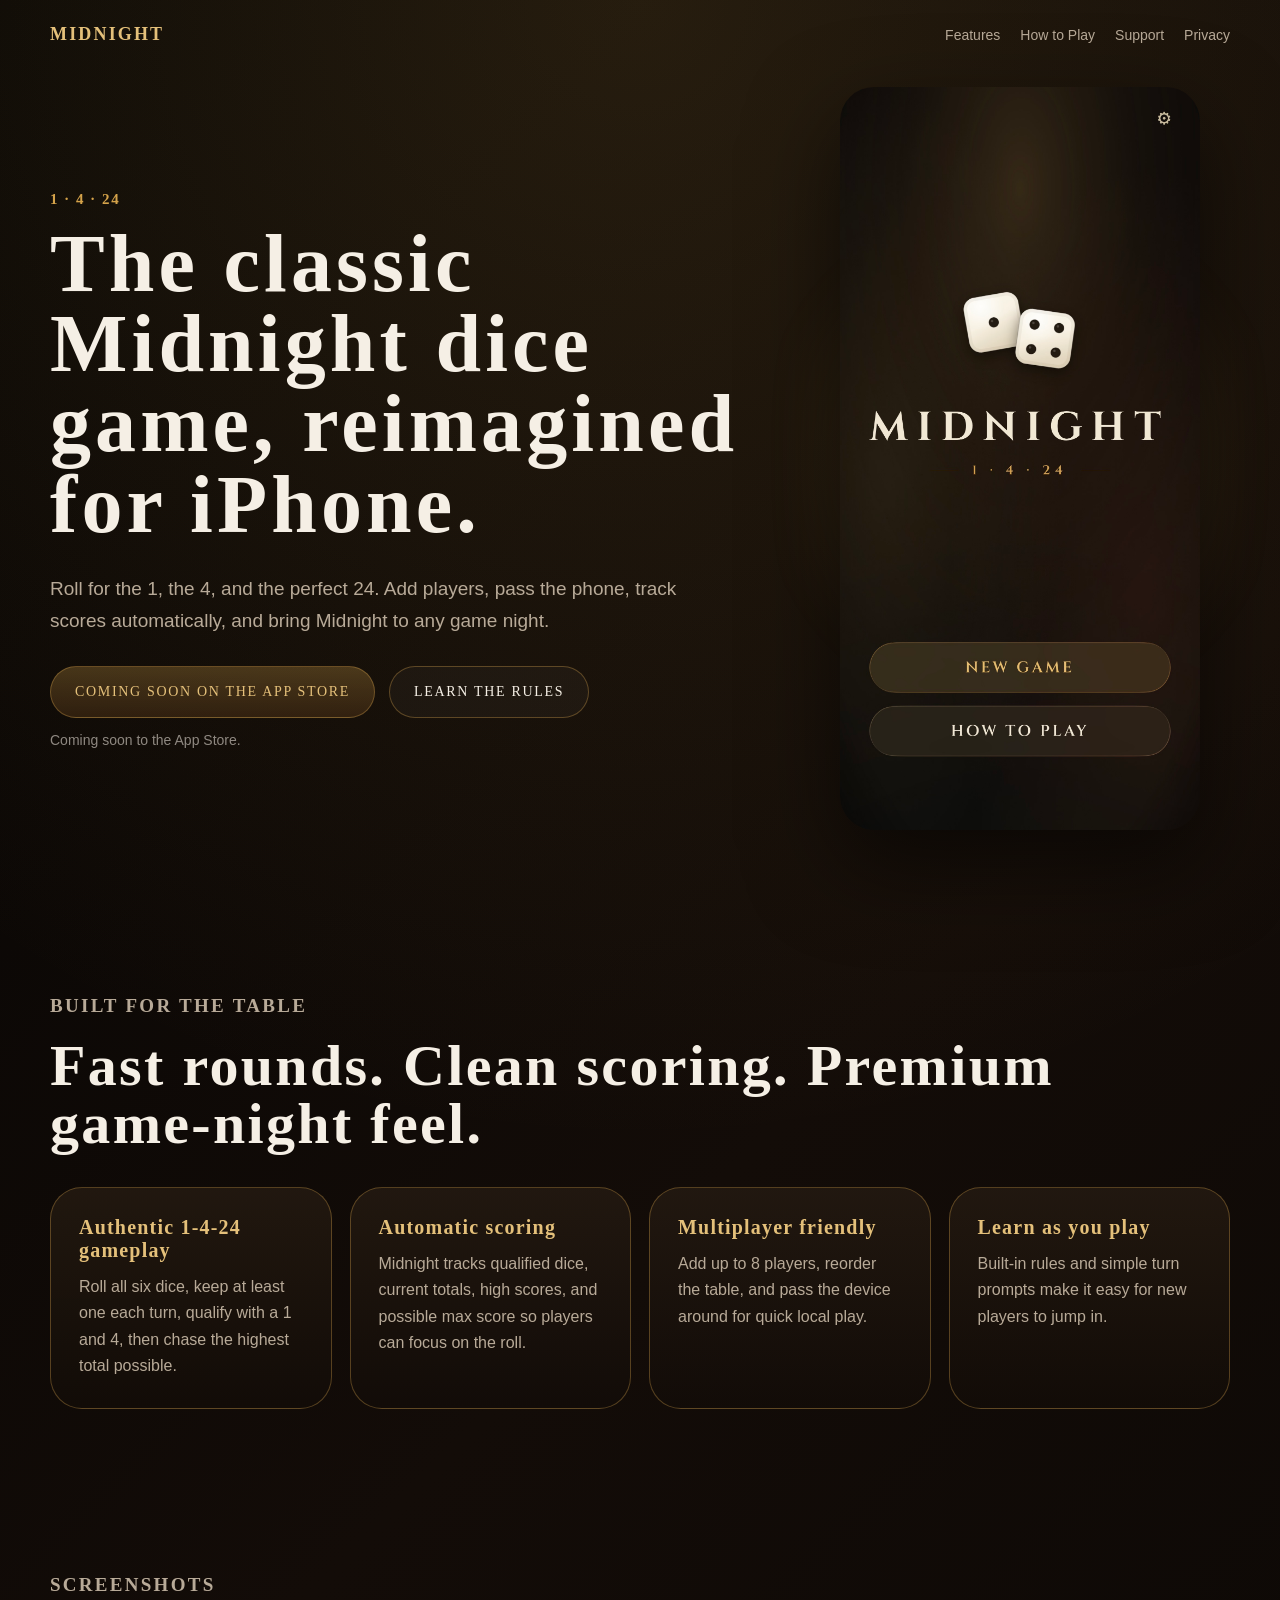
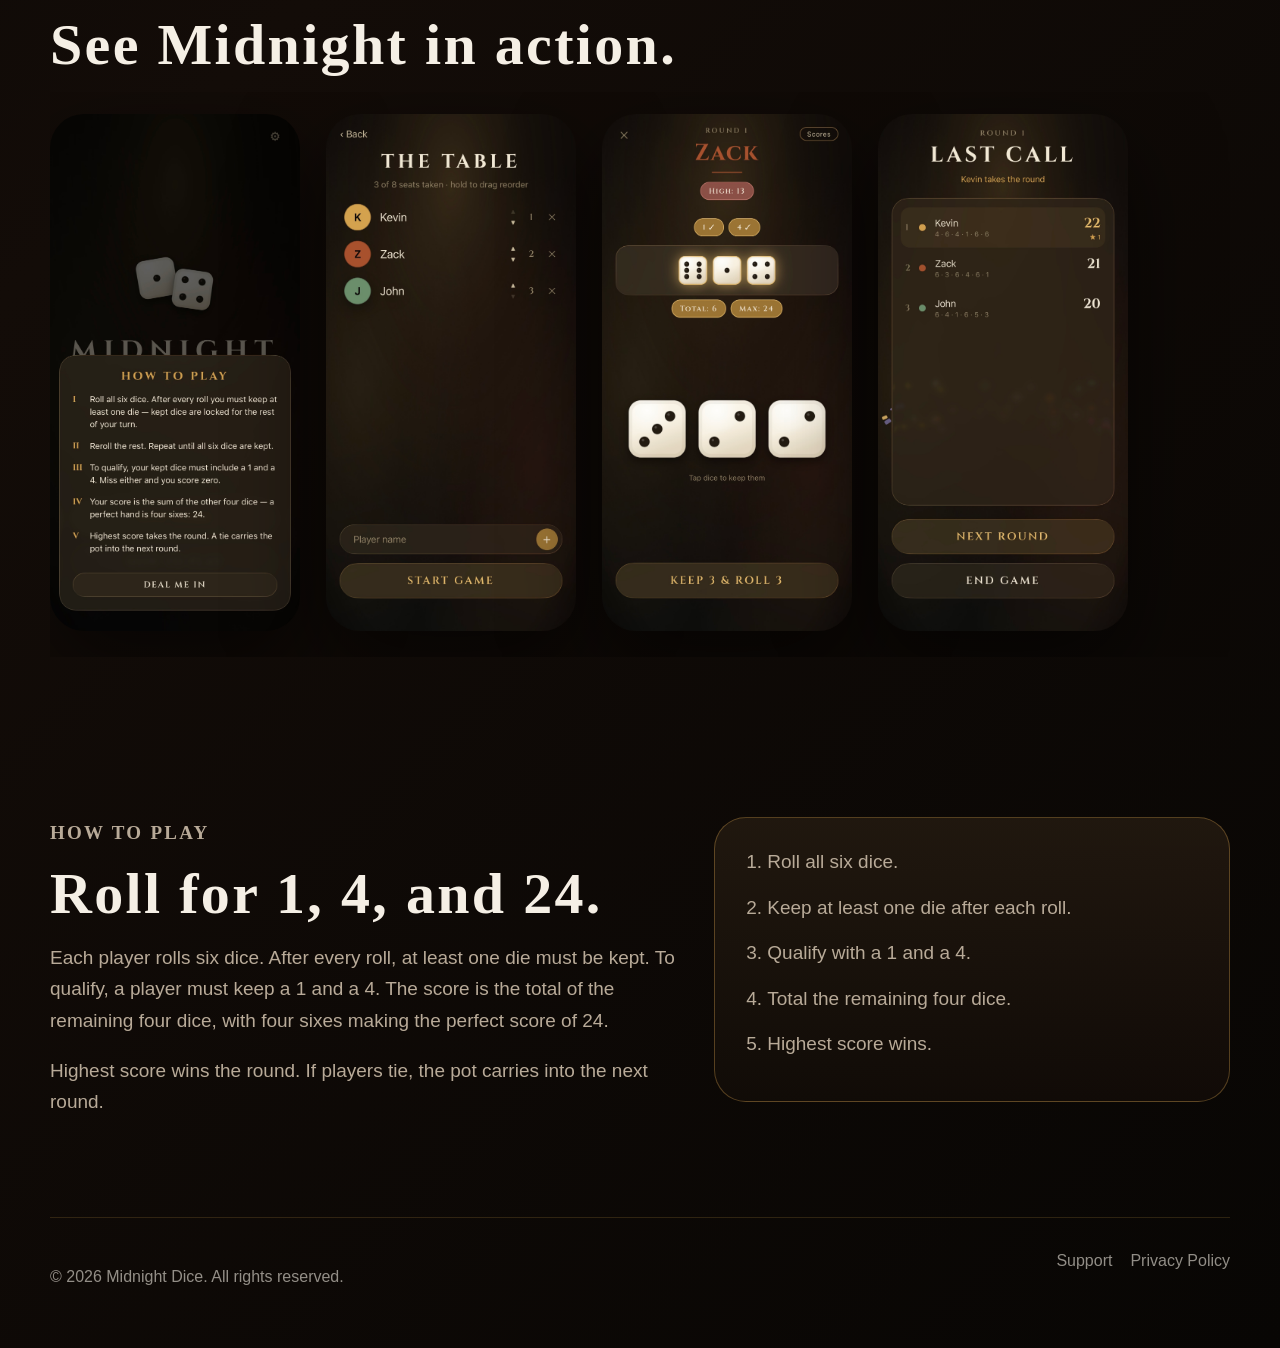
<file: index.html>
<!doctype html>
<html lang="en">
<head>
  <meta charset="utf-8" />
  <meta name="viewport" content="width=device-width, initial-scale=1" />
  <title>Midnight Dice | 1-4-24</title>
  <meta name="description" content="Play Midnight Dice, the classic 1-4-24 dice game reimagined for iPhone with automatic scoring, player tracking, and premium table-inspired design." />
  <link rel="stylesheet" href="styles.css" />
</head>
<body>
  <header class="nav">
    <a class="brand" href="index.html">MIDNIGHT</a>
    <nav>
      <a href="#features">Features</a>
      <a href="#how-to-play">How to Play</a>
      <a href="support.html">Support</a>
      <a href="privacy.html">Privacy</a>
    </nav>
  </header>

  <main>
    <section class="hero">
      <div class="hero-copy">
        <p class="eyebrow">1 · 4 · 24</p>
        <h1>The classic Midnight dice game, reimagined for iPhone.</h1>
        <p class="lede">Roll for the 1, the 4, and the perfect 24. Add players, pass the phone, track scores automatically, and bring Midnight to any game night.</p>
        <div class="actions">
          <a class="button primary" href="#">Coming Soon on the App Store</a>
          <a class="button secondary" href="#how-to-play">Learn the Rules</a>
        </div>
        <p class="note">Coming soon to the App Store.</p>
      </div>
      <div class="phone-wrap">
        <img src="assets/home.jpeg" alt="Midnight Dice home screen" class="phone" />
      </div>
    </section>

    <section id="features" class="section">
      <p class="eyebrow">Built for the table</p>
      <h2>Fast rounds. Clean scoring. Premium game-night feel.</h2>
      <div class="cards">
        <article><h3>Authentic 1-4-24 gameplay</h3><p>Roll all six dice, keep at least one each turn, qualify with a 1 and 4, then chase the highest total possible.</p></article>
        <article><h3>Automatic scoring</h3><p>Midnight tracks qualified dice, current totals, high scores, and possible max score so players can focus on the roll.</p></article>
        <article><h3>Multiplayer friendly</h3><p>Add up to 8 players, reorder the table, and pass the device around for quick local play.</p></article>
        <article><h3>Learn as you play</h3><p>Built-in rules and simple turn prompts make it easy for new players to jump in.</p></article>
      </div>
    </section>

    <section class="gallery section">
      <p class="eyebrow">Screenshots</p>
      <h2>See Midnight in action.</h2>
      <div class="screens">
        <img src="assets/how-to-play.jpeg" alt="How to play screen" />
        <img src="assets/table.jpeg" alt="Player table screen" />
        <img src="assets/gameplay.jpeg" alt="Gameplay dice screen" />
        <img src="assets/scoring.jpeg" alt="Scoring and round results screen" />
      </div>
    </section>

    <section id="how-to-play" class="section split">
      <div>
        <p class="eyebrow">How to Play</p>
        <h2>Roll for 1, 4, and 24.</h2>
        <p>Each player rolls six dice. After every roll, at least one die must be kept. To qualify, a player must keep a 1 and a 4. The score is the total of the remaining four dice, with four sixes making the perfect score of 24.</p>
        <p>Highest score wins the round. If players tie, the pot carries into the next round.</p>
      </div>
      <div class="rule-box">
        <ol>
          <li>Roll all six dice.</li>
          <li>Keep at least one die after each roll.</li>
          <li>Qualify with a 1 and a 4.</li>
          <li>Total the remaining four dice.</li>
          <li>Highest score wins.</li>
        </ol>
      </div>
    </section>
  </main>

  <footer>
    <p>© 2026 Midnight Dice. All rights reserved.</p>
    <div>
      <a href="support.html">Support</a>
      <a href="privacy.html">Privacy Policy</a>
    </div>
  </footer>
</body>
</html>
</file>
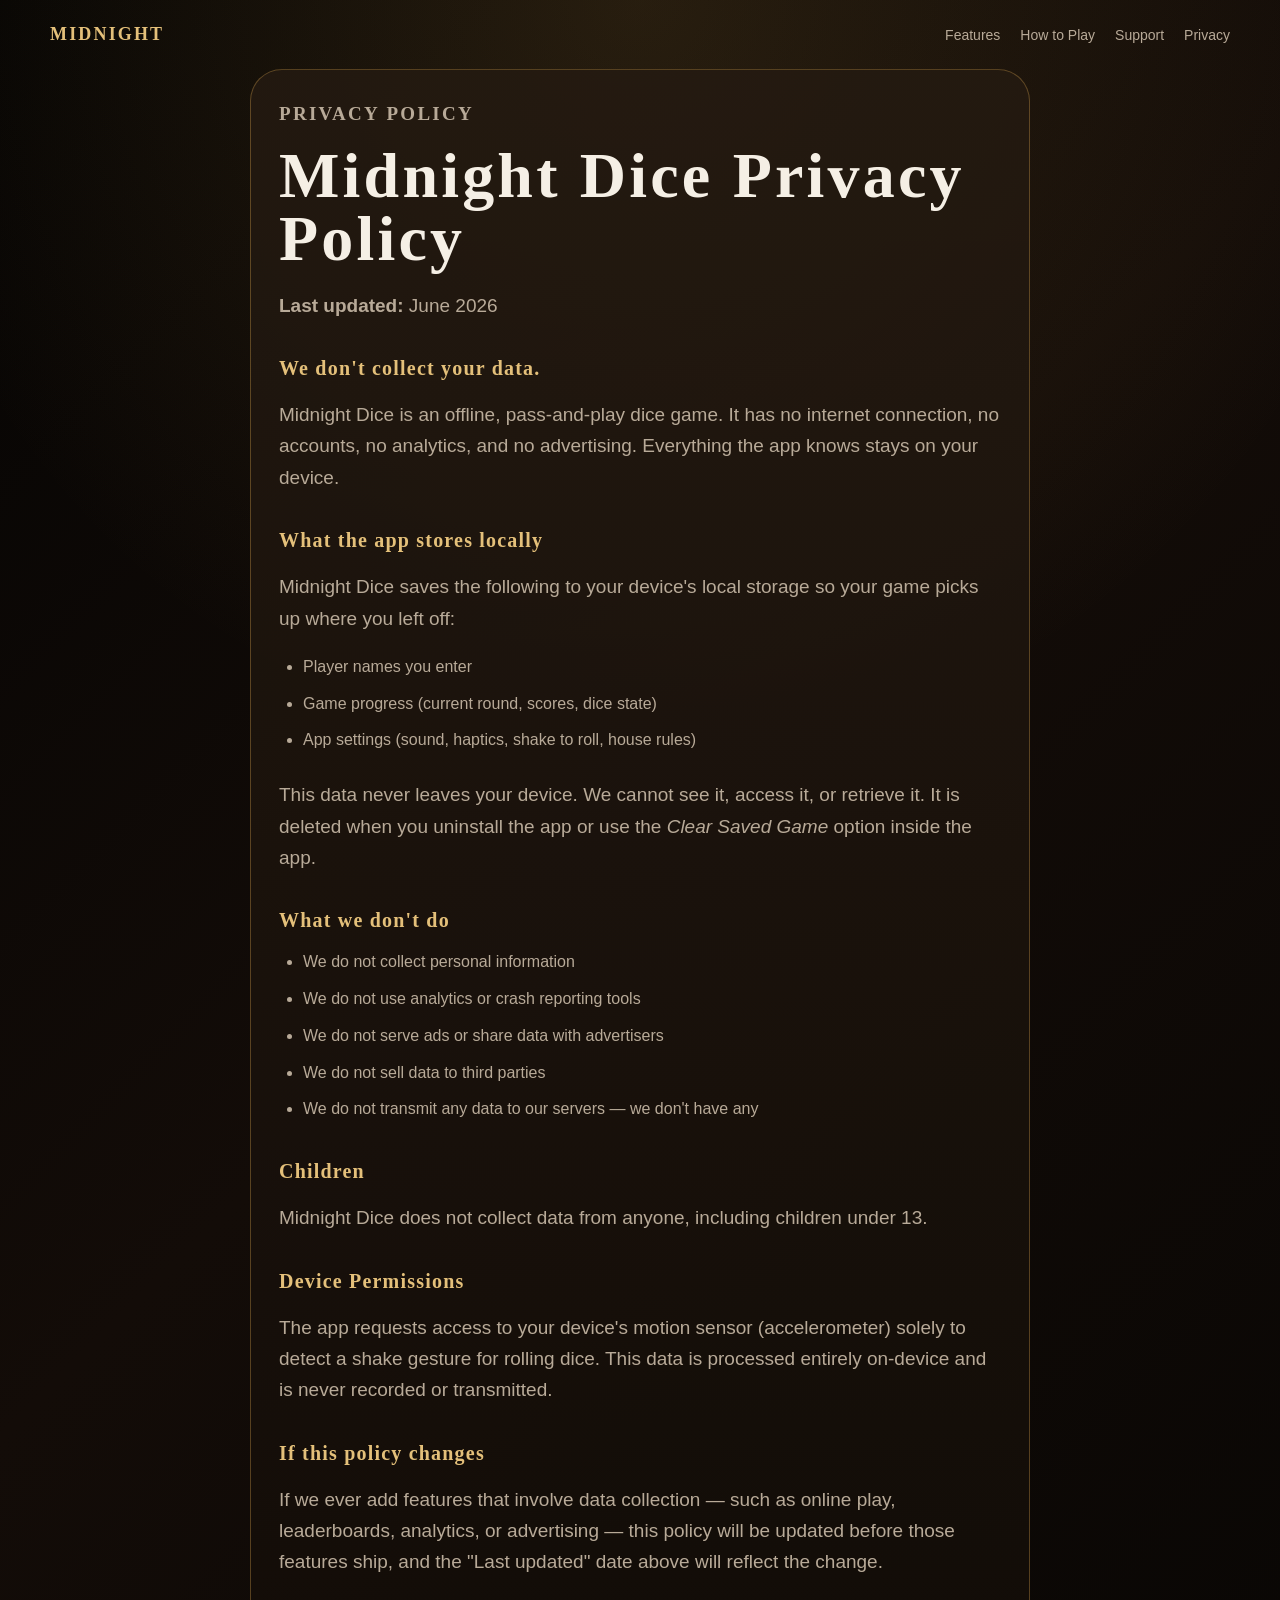
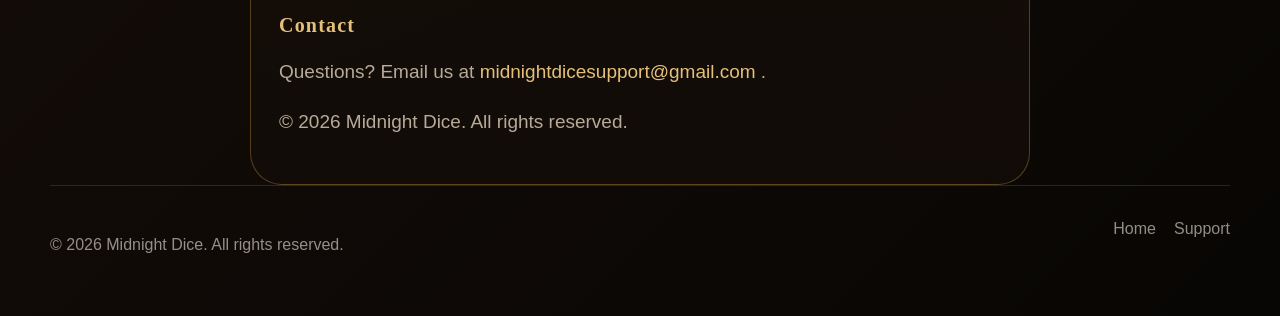
<file: privacy.html>
<!doctype html>
<html lang="en"><head><meta charset="utf-8" /><meta name="viewport" content="width=device-width, initial-scale=1" /><title>Privacy Policy | Midnight Dice</title><link rel="stylesheet" href="styles.css" /></head>
<body><header class="nav"><a class="brand" href="index.html">MIDNIGHT</a><nav><a href="index.html#features">Features</a><a href="index.html#how-to-play">How to Play</a><a href="support.html">Support</a><a href="privacy.html">Privacy</a></nav></header>
<main class="page">
  <section class="section narrow">
    <p class="eyebrow">Privacy Policy</p>

    <h1>Midnight Dice Privacy Policy</h1>

    <p><strong>Last updated:</strong> June 2026</p>

    <h3>We don't collect your data.</h3>

    <p>
      Midnight Dice is an offline, pass-and-play dice game. It has no internet
      connection, no accounts, no analytics, and no advertising. Everything the
      app knows stays on your device.
    </p>

    <h3>What the app stores locally</h3>

    <p>
      Midnight Dice saves the following to your device's local storage so your
      game picks up where you left off:
    </p>

    <ul>
      <li>Player names you enter</li>
      <li>Game progress (current round, scores, dice state)</li>
      <li>App settings (sound, haptics, shake to roll, house rules)</li>
    </ul>

    <p>
      This data never leaves your device. We cannot see it, access it, or
      retrieve it. It is deleted when you uninstall the app or use the
      <em>Clear Saved Game</em> option inside the app.
    </p>

    <h3>What we don't do</h3>

    <ul>
      <li>We do not collect personal information</li>
      <li>We do not use analytics or crash reporting tools</li>
      <li>We do not serve ads or share data with advertisers</li>
      <li>We do not sell data to third parties</li>
      <li>We do not transmit any data to our servers — we don't have any</li>
    </ul>

    <h3>Children</h3>

    <p>
      Midnight Dice does not collect data from anyone, including children under
      13.
    </p>

    <h3>Device Permissions</h3>

    <p>
      The app requests access to your device's motion sensor (accelerometer)
      solely to detect a shake gesture for rolling dice. This data is processed
      entirely on-device and is never recorded or transmitted.
    </p>

    <h3>If this policy changes</h3>

    <p>
      If we ever add features that involve data collection — such as online
      play, leaderboards, analytics, or advertising — this policy will be
      updated before those features ship, and the "Last updated" date above will
      reflect the change.
    </p>

    <h3>Contact</h3>

    <p>
      Questions? Email us at
      <a href="mailto:midnightdicesupport@gmail.com">
        midnightdicesupport@gmail.com
      </a>.
    </p>

    <p>© 2026 Midnight Dice. All rights reserved.</p>
  </section>
</main>
<footer><p>© 2026 Midnight Dice. All rights reserved.</p><div><a href="index.html">Home</a><a href="support.html">Support</a></div></footer></body></html>
</file>
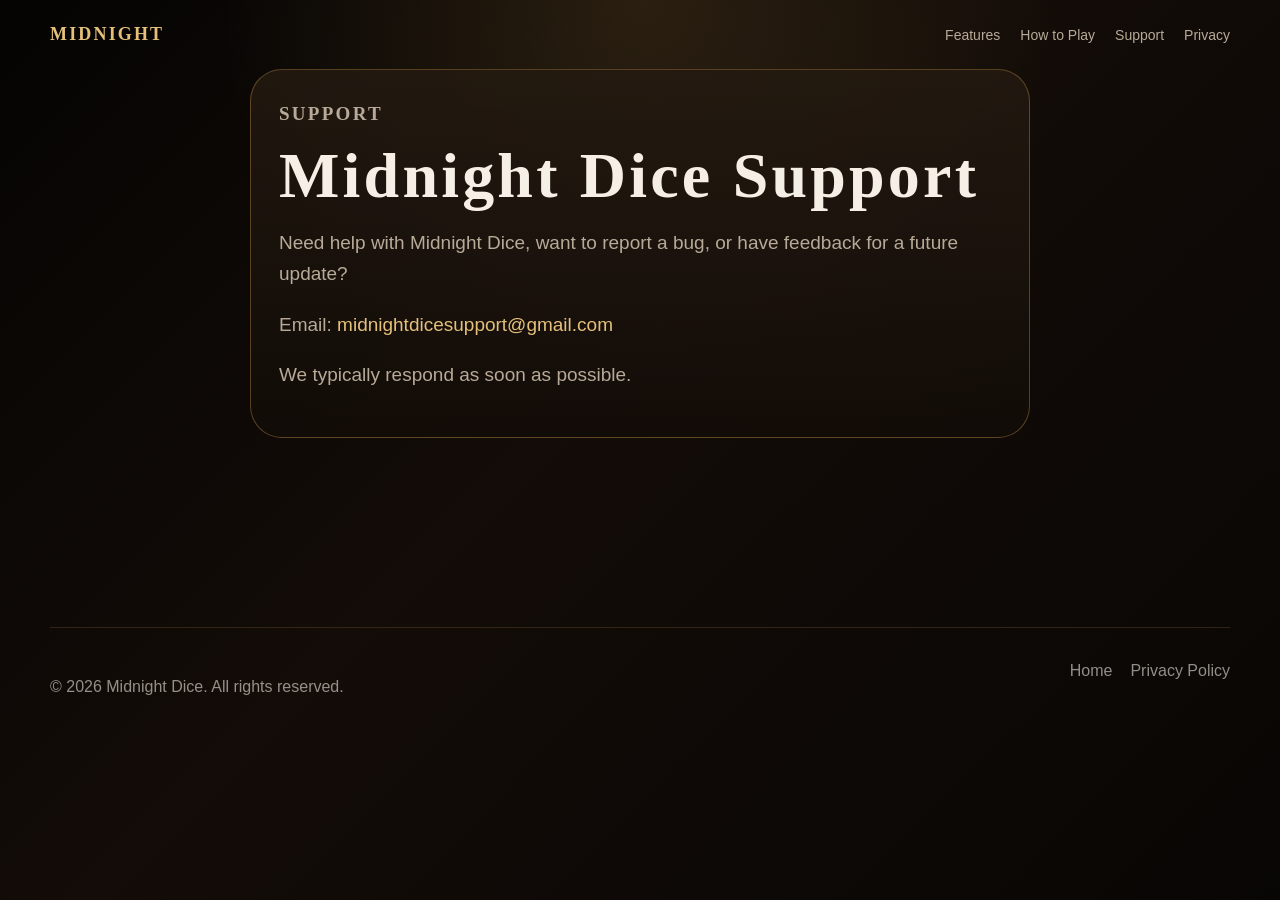
<file: support.html>
<!doctype html>
<html lang="en"><head><meta charset="utf-8" /><meta name="viewport" content="width=device-width, initial-scale=1" /><title>Support | Midnight Dice</title><link rel="stylesheet" href="styles.css" /></head>
<body><header class="nav"><a class="brand" href="index.html">MIDNIGHT</a><nav><a href="index.html#features">Features</a><a href="index.html#how-to-play">How to Play</a><a href="support.html">Support</a><a href="privacy.html">Privacy</a></nav></header>
<main class="page"><section class="section narrow"><p class="eyebrow">Support</p><h1>Midnight Dice Support</h1><p>Need help with Midnight Dice, want to report a bug, or have feedback for a future update?</p><p>Email: <a href="mailto:midnightdicesupport@gmail.com">midnightdicesupport@gmail.com</a></p><p>We typically respond as soon as possible.</p></section></main>
<footer><p>© 2026 Midnight Dice. All rights reserved.</p><div><a href="index.html">Home</a><a href="privacy.html">Privacy Policy</a></div></footer></body></html>
</file>
<file: styles.css>
* {
  box-sizing: border-box;
}

:root {
  --bg: #050403;
  --panel: #1a120d;
  --panel-soft: #241a11;
  --gold: #d4a24a;
  --gold-soft: #e4c07a;
  --text: #f5efe5;
  --muted: #b8aa98;
  --line: rgba(212, 162, 74, 0.35);
}

html {
  scroll-behavior: smooth;
}

body {
  margin: 0;
  font-family: Inter, -apple-system, BlinkMacSystemFont, "Segoe UI", sans-serif;
  color: var(--text);
  background:
    radial-gradient(circle at 50% 0%, rgba(212, 162, 74, 0.14), transparent 38%),
    linear-gradient(135deg, #050403 0%, #130c08 45%, #080604 100%);
  min-height: 100vh;
  overflow-x: hidden;
}

a {
  color: inherit;
  text-decoration: none;
}

.nav {
  width: min(1180px, calc(100% - 40px));
  margin: 0 auto;
  padding: 24px 0;
  display: flex;
  justify-content: space-between;
  align-items: center;
  gap: 20px;
}

.brand,
h1,
h2,
h3,
.button,
.eyebrow {
  font-family: Georgia, "Times New Roman", serif;
  letter-spacing: 0.12em;
}

.brand {
  color: var(--gold-soft);
  font-size: 18px;
  font-weight: 700;
}

.nav nav {
  display: flex;
  gap: 20px;
  color: var(--muted);
  font-size: 14px;
}

.nav a:hover {
  color: var(--gold-soft);
}

.hero {
  width: min(1180px, calc(100% - 40px));
  margin: 18px auto 80px;
  display: grid;
  grid-template-columns: 1fr 420px;
  gap: 70px;
  align-items: center;
}

.hero-copy {
  padding-top: 36px;
}

.eyebrow {
  margin: 0 0 16px;
  color: var(--gold);
  text-transform: uppercase;
  font-size: 15px;
  font-weight: 700;
}

h1 {
  margin: 0;
  font-size: clamp(42px, 7vw, 82px);
  line-height: 0.98;
  letter-spacing: 0.05em;
}

h2 {
  margin: 0 0 18px;
  font-size: clamp(34px, 5vw, 58px);
  line-height: 1;
  letter-spacing: 0.04em;
}

h3 {
  margin: 0 0 12px;
  color: var(--gold-soft);
  font-size: 20px;
  letter-spacing: 0.06em;
}

.lede,
.section p,
.rule-box li {
  color: var(--muted);
  font-size: 19px;
  line-height: 1.65;
}

.lede {
  max-width: 680px;
  margin: 28px 0;
}

.actions {
  display: flex;
  gap: 14px;
  flex-wrap: wrap;
  margin: 30px 0 14px;
}

.button {
  display: inline-flex;
  align-items: center;
  justify-content: center;
  min-height: 52px;
  padding: 0 24px;
  border: 1px solid var(--line);
  border-radius: 999px;
  font-size: 14px;
  text-transform: uppercase;
}

.button.primary {
  background: linear-gradient(180deg, rgba(212, 162, 74, 0.28), rgba(84, 54, 24, 0.45));
  color: var(--gold-soft);
}

.button.secondary {
  color: var(--text);
  background: rgba(255, 255, 255, 0.03);
}

.note {
  color: rgba(245, 239, 229, 0.55);
  font-size: 14px;
}

.phone-wrap {
  justify-self: center;
  position: relative;
}

.phone-wrap::before {
  content: "";
  position: absolute;
  inset: 10% -12%;
  background: radial-gradient(circle, rgba(212, 162, 74, 0.18), transparent 70%);
  filter: blur(18px);
}

.phone,
.screens img {
  position: relative;
  display: block;
  border-radius: 34px;
  box-shadow: 0 34px 90px rgba(0, 0, 0, 0.55);
}

.phone {
  width: min(360px, 78vw);
}

.section {
  width: min(1180px, calc(100% - 40px));
  margin: 0 auto;
  padding: 80px 0;
}

.cards {
  margin-top: 34px;
  display: grid;
  grid-template-columns: repeat(4, 1fr);
  gap: 18px;
}

.cards article,
.rule-box,
.narrow {
  background: linear-gradient(180deg, rgba(36, 26, 17, 0.86), rgba(18, 12, 8, 0.88));
  border: 1px solid var(--line);
  border-radius: 32px;
  padding: 28px;
}

.cards p {
  margin: 0;
  font-size: 16px;
}

.gallery {
  overflow: hidden;
}

.screens {
  display: flex;
  gap: 26px;
  overflow-x: auto;
  padding: 22px 0 26px;
  scrollbar-width: none;
  -ms-overflow-style: none;
}

.screens::-webkit-scrollbar {
  display: none;
}

.screens img {
  width: 250px;
  max-width: 72vw;
  flex: 0 0 auto;
}

.split {
  display: grid;
  grid-template-columns: 1.1fr 0.9fr;
  gap: 34px;
  align-items: start;
}

.rule-box ol {
  margin: 0;
  padding-left: 24px;
}

.rule-box li {
  margin-bottom: 14px;
}

.page {
  min-height: 62vh;
}

.narrow {
  max-width: 780px;
}

.narrow h1 {
  font-size: clamp(38px, 6vw, 64px);
}

.narrow a {
  color: var(--gold-soft);
}

footer {
  width: min(1180px, calc(100% - 40px));
  margin: 0 auto;
  padding: 34px 0 46px;
  border-top: 1px solid rgba(212, 162, 74, 0.18);
  display: flex;
  justify-content: space-between;
  gap: 18px;
  color: rgba(245, 239, 229, 0.58);
}

footer div {
  display: flex;
  gap: 18px;
}

/* Privacy Policy Styling */

.narrow ul {
  color: var(--muted);
  line-height: 1.8;
  padding-left: 24px;
  margin: 16px 0 24px;
}

.narrow li {
  margin-bottom: 8px;
}

.narrow h3 {
  margin-top: 36px;
  margin-bottom: 12px;
}

@media (max-width: 980px) {
  .hero {
    grid-template-columns: 1fr;
    text-align: center;
    gap: 40px;
  }

  .lede {
    margin-left: auto;
    margin-right: auto;
  }

  .actions {
    justify-content: center;
  }

  .cards {
    grid-template-columns: repeat(2, 1fr);
  }

  .split {
    grid-template-columns: 1fr;
  }
}

@media (max-width: 640px) {
  .nav {
    align-items: flex-start;
  }

  .nav nav {
    flex-wrap: wrap;
    justify-content: flex-end;
    gap: 12px;
  }

  .hero,
  .section,
  footer,
  .nav {
    width: min(100% - 28px, 1180px);
  }

  .hero {
    margin-top: 4px;
  }

  .cards {
    grid-template-columns: 1fr;
  }

  .cards article,
  .rule-box,
  .narrow {
    border-radius: 24px;
    padding: 22px;
  }

  .screens {
    gap: 18px;
  }

  .screens img {
    width: 230px;
  }

  footer {
    flex-direction: column;
  }
}
</file>
